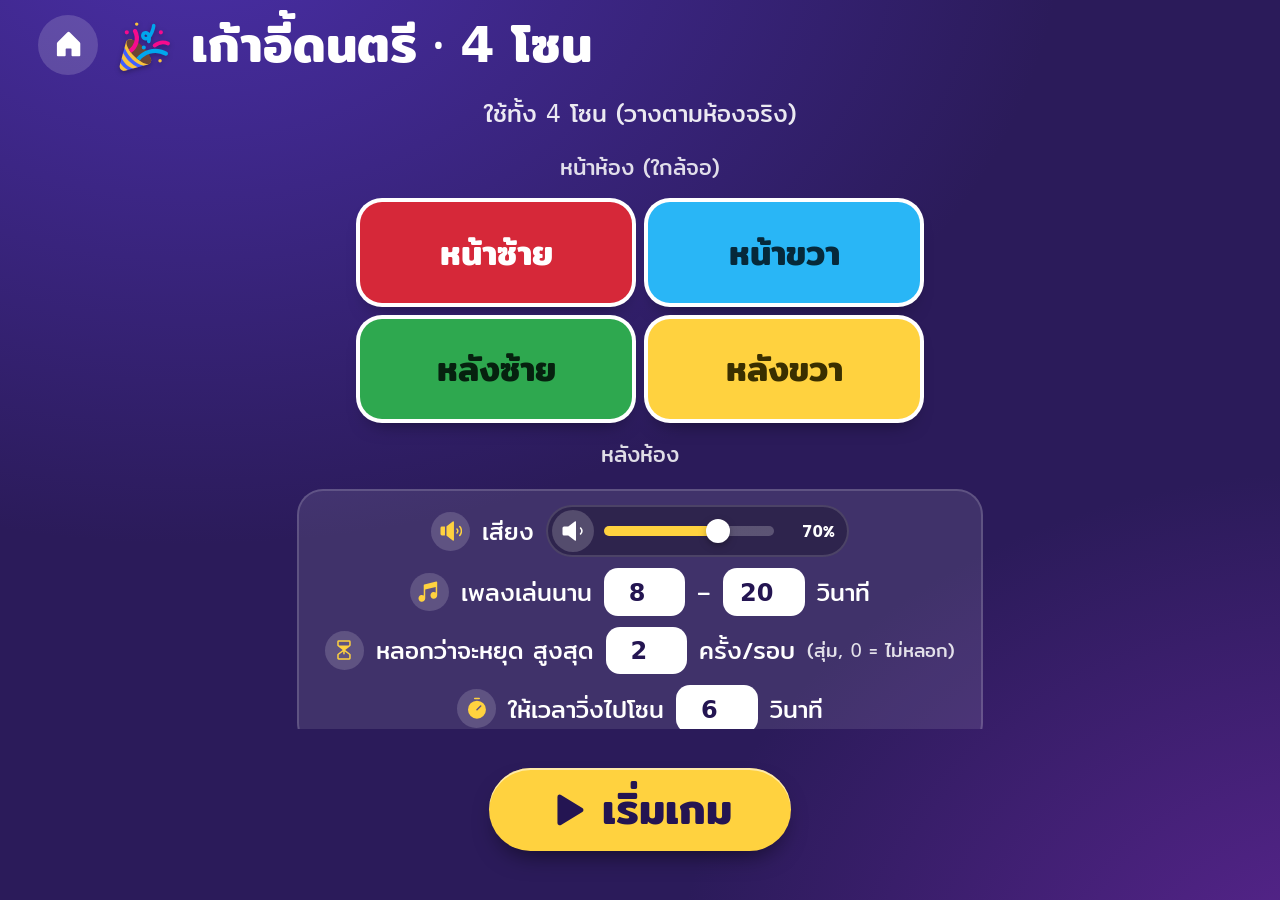
<file: games/color-musical/index.html>
<!doctype html>
<html lang="th">
<head>
<meta charset="utf-8">
<meta name="viewport" content="width=device-width, initial-scale=1">
<title>เก้าอี้ดนตรี 4 โซน</title>
<link rel="stylesheet" href="../../shared/kids.css">
<style>
/* ---------- ตั้งค่า: เลือกโซน (วางเหมือนห้องจริง แถวบน = หน้าห้อง) ---------- */
.zsel{display:grid;grid-template-columns:1fr 1fr;gap:clamp(8px,1.4vw,16px);width:min(100%,560px)}
.zc{font-weight:600;font-size:clamp(18px,2.8dvh + .8vw,34px);padding:.7em .4em;border-radius:22px;background:var(--c);color:var(--f);
  display:flex;align-items:center;justify-content:center;box-shadow:0 0 0 4px #fff,0 12px 20px -10px rgba(0,0,0,.6)}
.zlab{font-size:clamp(13px,2dvh + .3vw,22px);opacity:.85}

/* ---------- ระหว่างเล่นเพลง: 4 โซนบนจอวิ่งสุ่มไปเรื่อยๆ ---------- */
.msgrow{display:flex;align-items:center;justify-content:center;gap:clamp(10px,2vw,26px);flex-wrap:wrap}
#note{width:clamp(44px,8dvh,90px);height:auto;animation:dance .55s ease-in-out infinite alternate;filter:drop-shadow(0 8px 10px rgba(0,0,0,.35))}
@keyframes dance{from{transform:rotate(-12deg) translateY(0)}to{transform:rotate(12deg) translateY(-7%)}}
.eq{display:flex;gap:clamp(5px,1vw,12px);align-items:flex-end;height:clamp(24px,4.6dvh,50px)}
.eq i{width:clamp(8px,1.3vw,15px);height:100%;border-radius:99px;background:var(--b);transform-origin:bottom;animation:eq var(--t) ease-in-out infinite alternate}
@keyframes eq{from{transform:scaleY(.2)}to{transform:scaleY(1)}}
#msg{font-weight:600;font-size:clamp(22px,4.4dvh + 1vw,56px);line-height:1.1;transition:color .2s}
#s-play.warn #note{animation:shake .12s linear infinite}
#s-play.warn .eq i{animation-duration:.18s}
#s-play.warn #msg{color:var(--y)}
@keyframes shake{25%{transform:rotate(-10deg) translateX(-4%)}75%{transform:rotate(10deg) translateX(4%)}}
.zt.run{filter:brightness(.5) saturate(.7);transform:scale(.96)}
.zt.run .nm{font-size:clamp(22px,5.6dvh + 2vw,92px)}
.zt.lit{filter:none;transform:none;box-shadow:0 0 0 clamp(4px,.7vw,8px) #fff,0 24px 40px -18px rgba(0,0,0,.7)}
.zt.lit .nm{font-size:clamp(26px,7dvh + 2.4vw,110px)}

/* ---------- หยุด! โชว์โซนที่เปิด ---------- */
.zwrap{align-self:stretch;flex:1;min-height:0;display:flex;flex-direction:column;gap:clamp(6px,1.2dvh,12px)}
.zones{flex:1;min-height:0;display:grid;grid-template:1fr 1fr/1fr 1fr;gap:clamp(8px,1.6vw,20px)}
.zt{position:relative;border-radius:clamp(20px,3vw,40px);background:var(--c);color:var(--f);display:flex;flex-direction:column;align-items:center;justify-content:center;gap:.15em;min-height:0;overflow:hidden;
  font-weight:600;transition:filter .18s,transform .22s var(--pop),box-shadow .18s,opacity .3s}
.zt .nm{font-size:clamp(26px,7dvh + 2.4vw,120px);line-height:1.05}
.zt .cap{display:flex;align-items:center;gap:.35em;font-size:clamp(14px,2.6dvh + .6vw,34px);opacity:.95}
.zt .cap .ic{width:1.15em;height:1.15em}
.zt.on{box-shadow:0 0 0 clamp(5px,.8vw,10px) #fff,0 30px 50px -20px rgba(0,0,0,.7);animation:zon .7s var(--pop)}
.zt.on .nm{font-size:clamp(30px,9dvh + 3vw,150px)}
.zt.on::after{content:"";position:absolute;inset:0;border-radius:inherit;box-shadow:inset 0 0 0 clamp(4px,.6vw,8px) rgba(255,255,255,.55);animation:zglow 1.2s ease-in-out infinite alternate}
.zt.off{filter:grayscale(.85) brightness(.42);transform:scale(.97)}
.zt.off .nm{font-size:clamp(20px,4.6dvh + 1.6vw,72px);opacity:.75}
.zt.na{filter:grayscale(1) brightness(.3);opacity:.35;transform:scale(.94)}
@keyframes zon{from{transform:scale(.7);filter:brightness(2)}}
@keyframes zglow{to{opacity:.35}}
</style>
</head>
<body>

<section id="s-set" class="scr on">
  <header><a class="hbtn" href="../../" data-ico="home" aria-label="หน้าแรก"></a><h1 class="ttl" data-fx="party-popper">เก้าอี้ดนตรี · 4 โซน</h1></header>
  <main>
    <div class="lbl">ใช้ทั้ง 4 โซน (วางตามห้องจริง)</div>
    <div class="zlab">หน้าห้อง (ใกล้จอ)</div>
    <div class="zsel" id="zsel"></div>
    <div class="zlab">หลังห้อง</div>
    <div class="panel col">
      <div class="row"><i class="rico" data-ico="vol"></i>เสียง <span id="vw1"></span></div>
      <div class="row"><i class="rico" data-ico="music"></i>เพลงเล่นนาน <input class="fld" id="mn" type="number" min="3" value="8"> – <input class="fld" id="mx" type="number" min="3" value="20"> วินาที</div>
      <div class="row"><i class="rico" data-ico="hourglass"></i>หลอกว่าจะหยุด สูงสุด <input class="fld" id="fakes" type="number" min="0" value="2"> ครั้ง/รอบ <small>(สุ่ม, 0 = ไม่หลอก)</small></div>
      <div class="row"><i class="rico" data-ico="timer"></i>ให้เวลาวิ่งไปโซน <input class="fld" id="hold" type="number" min="2" value="6"> วินาที</div>
    </div>
    <div class="err" id="err" role="status"></div>
    <div class="rurl"><div id="qr" hidden></div><div id="rtxt"></div></div>
  </main>
  <footer><button id="start" class="btn go" data-ico="play"> เริ่มเกม</button></footer>
</section>

<section id="s-play" class="scr">
  <header><button class="hbtn" id="end" data-ico="stop" aria-label="จบเกม"></button><div class="hdr-sp"></div><div class="ttl sm" id="rnd"></div></header>
  <main>
    <div class="zwrap">
      <div class="msgrow">
        <svg id="note" viewBox="0 0 100 100" aria-hidden="true"><g fill="#fff" stroke="#241552" stroke-width="3.5" stroke-linejoin="round"><ellipse cx="34" cy="76" rx="17" ry="12.5" transform="rotate(-18 34 76)"/><rect x="46" y="14" width="8" height="62" rx="4"/><path d="M54 14c14 4 25 11 23 30-7-8-14-11-23-12Z"/></g></svg>
        <div id="msg">เดินไปเรื่อยๆ!</div>
        <div class="eq" aria-hidden="true"></div>
      </div>
      <div class="zlab" style="text-align:center">หน้าห้อง (ใกล้จอ)</div>
      <div class="zones" id="zrun"></div>
      <div class="zlab" style="text-align:center">หลังห้อง</div>
    </div>
  </main>
  <footer><button class="btn ghost" id="skip" data-ico="next"> ข้าม</button></footer>
</section>

<section id="s-stop" class="scr">
  <header><button class="hbtn" id="end2" data-ico="stop" aria-label="จบเกม"></button><div class="hdr-sp"></div><div class="ttl sm" id="rnd2"></div></header>
  <main>
    <div class="zwrap">
      <div class="zlab" style="text-align:center">หน้าห้อง (ใกล้จอ)</div>
      <div class="zones" id="zones"></div>
      <div class="zlab" style="text-align:center">หลังห้อง</div>
    </div>
  </main>
  <footer><div id="ring" class="ring"><span id="cnt"></span></div><button class="btn ghost" id="skip2" data-ico="next"> ข้าม</button></footer>
</section>

<script src="../../shared/icons.js"></script>
<script src="../../shared/kids.js"></script>
<script src="../../shared/vol.js"></script>
<script src="../../shared/bgm.js"></script>
<script src="../../shared/qrcode.js"></script>
<script src="../../shared/lobby.js"></script>
<script src="../../shared/config.js"></script>
<script src="../../shared/net.js"></script>
<script src="../../shared/remote-client.js"></script>
<div id="yt" style="position:fixed;left:-9999px;top:0;width:200px;height:200px"><div id="ytp"></div></div>
<script>
const VID='tFQPQqltAmY';
/* 4 โซน วางบนจอเหมือนห้องที่เด็กหันหน้าเข้าจอ: แถวบน = หน้าห้อง (ใกล้จอ), ซ้าย/ขวา = ซ้าย/ขวาของเด็ก */
const ZONES=[
 {n:'หน้าซ้าย',c:'#d62839',f:'#fff'},{n:'หน้าขวา',c:'#29b6f6',f:'#06293a'},
 {n:'หลังซ้าย',c:'#2ea84f',f:'#06210f'},{n:'หลังขวา',c:'#ffd23f',f:'#3a2f00'}
];
const $=id=>document.getElementById(id);
const sel=new Set([0,1,2,3]);   // ใช้ครบทั้ง 4 โซนเสมอ
/* จำค่าตั้งค่าไว้ในเครื่อง (สลับเกมแล้วกลับมาค่าเดิมยังอยู่) */
const KEY='miraibu.zones-musical',NK=['mn','mx','fakes','hold'];
function saveCfg(){try{localStorage.setItem(KEY,JSON.stringify(Object.fromEntries(NK.map(k=>[k,$(k).value]))))}catch(_){}}
(function(){try{const c=JSON.parse(localStorage.getItem(KEY)||'null');if(!c)return;NK.forEach(k=>{if(c[k]!=null)$(k).value=c[k]})}catch(_){}})();
ZONES.forEach(z=>{
  const b=document.createElement('div');b.className='zc';b.style.setProperty('--c',z.c);b.style.setProperty('--f',z.f);b.textContent=z.n;$('zsel').append(b);
  const t=document.createElement('div');t.className='zt run';t.style.setProperty('--c',z.c);t.style.setProperty('--f',z.f);
  const nm=document.createElement('div');nm.className='nm';nm.textContent=z.n;t.append(nm);$('zrun').append(t);
});
NK.forEach(k=>$(k).addEventListener('input',()=>{saveCfg();Remote.push()}));
Vol.widget($('vw1'));
const EQC=['#ff4d6d','#ffd23f','#29b6f6','#34c77b','#a66bff','#ff9f1c','#ff6fae'];
document.querySelector('.eq').append(...EQC.map((c,i)=>{const e=document.createElement('i');e.style.cssText=`--b:${c};--t:${(.28+((i*37)%10)/22).toFixed(2)}s`;return e}));

/* ---- sound ---- */
let ac;function audio(){if(!ac)ac=new (window.AudioContext||window.webkitAudioContext)();if(ac.state==='suspended')ac.resume();return ac}
function tone(f,t0,d,type='square',v=.15){const k=window.Vol?Vol.get():1;if(!ac||!k)return;v*=k;const o=ac.createOscillator(),g=ac.createGain();o.type=type;o.frequency.value=f;o.connect(g);g.connect(ac.destination);
  const t=ac.currentTime+t0;g.gain.setValueAtTime(v,t);g.gain.exponentialRampToValueAtTime(.001,t+d);o.start(t);o.stop(t+d+.02)}
const buzz=()=>{tone(880,0,.15);tone(660,.16,.35)};
const chime=()=>{tone(523,0,.15,'triangle');tone(784,.12,.25,'triangle')};
const tick1=()=>tone(1200,0,.04,'square',.08);

/* ---- youtube ---- */
let yt,ytReady=false;
YTReady(()=>{yt=new YT.Player('ytp',{width:200,height:200,videoId:VID,playerVars:{playsinline:1,controls:0,rel:0},
  events:{onReady:()=>{ytReady=true},
   onStateChange:e=>{if(e.data===YT.PlayerState.ENDED&&state==='play'){yt.seekTo(0);yt.playVideo()}},
   onError:e=>{$('err').textContent='เล่นเพลงไม่ได้ (error '+e.data+') — ถ้าเปิดไฟล์ตรงๆ ให้รันผ่าน http เช่น python3 -m http.server';end()}}})});

/* ---- game ---- */
let state='set',timer=0,tick=0,deck=[],last=-1,round=0,fk=[],fiv=0,curZ=null,holdLeft=0,runT=0,hl=0;
function show(id){document.querySelectorAll('.scr').forEach(s=>s.classList.toggle('on',s.id===id))}
function startGame(){
  if(!ytReady){$('err').textContent='กำลังโหลดเพลง... ลองกดอีกครั้ง';return}
  $('err').textContent='';audio();round=0;deck=[];last=-1;music();
}
const DANCERS=['woman-dancing','man-dancing'];
function setMsg(ic,t){$('msg').innerHTML=Kids.fx(ic)+' ';$('msg').append(document.createTextNode(t))}
/* โซนบนจอวิ่งสุ่มไปเรื่อยๆ ระหว่างเพลงเล่น: ไฟกระโดดไปโซนอื่นแบบสุ่ม ตอนหยุดจริง = โซนที่ไฟอยู่ตอนนั้น (สุ่มจริง เดาไม่ได้)
   ช่วง "หลอก" ไฟวิ่งเร็วขึ้นพร้อมเสียงติ๊ก; ความถี่ต่ำกว่า 3-4 ครั้ง/วินาที เพื่อไม่ให้กะพริบแรงเกินไป */
const calm=matchMedia('(prefers-reduced-motion:reduce)').matches;
function lit(i){hl=i;[...$('zrun').children].forEach((t,k)=>{t.classList.toggle('lit',k===i);t.classList.toggle('run',k!==i)})}
function runStep(){
  let n;do{n=Math.floor(Math.random()*ZONES.length)}while(n===hl);
  const warn=$('s-play').classList.contains('warn');
  lit(n);if(warn)tick1();
  runT=setTimeout(runStep,calm?900:warn?230+Math.random()*80:380+Math.random()*260);
}
function runStart(){clearTimeout(runT);lit(Math.floor(Math.random()*ZONES.length));runT=setTimeout(runStep,500)}
function clr(){clearTimeout(timer);fk.forEach(clearTimeout);fk=[];clearInterval(fiv);clearInterval(tick);clearTimeout(runT);
  $('s-play').classList.remove('warn');setMsg(DANCERS[round%2],'เดินไปเรื่อยๆ!')}
/* หลอก: เสียงค่อยๆ เบาลงจนเงียบ + ไฟวิ่งวนระหว่างโซน แล้วเด้งกลับมาเล่นต่อ (เพลงไม่ได้หยุดจริง) */
const DIP=1200;
function fake(){
  const t0=Date.now(),hold=500+Math.random()*700;
  $('s-play').classList.add('warn');setMsg('hourglass-not-done','ใกล้หยุดแล้ว...!');Remote.push();
  fiv=setInterval(()=>{const p=Math.min((Date.now()-t0)/DIP,1);yt.setVolume(Math.round(Vol.pct()*(1-p)*(1-p)));if(p>=1)clearInterval(fiv)},60);
  fk.push(setTimeout(()=>{
    clearInterval(fiv);yt.setVolume(Vol.pct());$('s-play').classList.remove('warn');setMsg('face-with-tongue','หลอกกก!');chime();Remote.push();
    $('msg').classList.remove('wiggle');void $('msg').offsetWidth;$('msg').classList.add('wiggle');
    fk.push(setTimeout(()=>{if(state==='play'){setMsg(DANCERS[round%2],'เดินไปเรื่อยๆ!');$('msg').classList.remove('wiggle')}},1500));
  },DIP+hold));
}
function music(){
  clr();state='play';round++;
  $('rnd').textContent='รอบที่ '+round;show('s-play');runStart();
  yt.setVolume(Vol.pct());yt.playVideo();BGM.sync();
  let a=Math.max(3,+$('mn').value||8),b=Math.max(a,+$('mx').value||20);
  const total=(a+Math.random()*(b-a))*1000;
  timer=setTimeout(stop,total);
  const n=Math.floor(Math.random()*(Math.max(0,+$('fakes').value||0)+1)),ts=[];
  for(let i=0;i<n;i++){
    const lo=2000,hi=total-3400;if(hi<lo)break;
    const t=lo+Math.random()*(hi-lo);if(ts.every(x=>Math.abs(x-t)>5000))ts.push(t);
  }
  ts.forEach(t=>fk.push(setTimeout(fake,t)));
  Remote.push();
}
/* วาด 4 ช่อง: โซนที่เปิด = สว่าง "ไปที่นี่!" / โซนอื่น = มืด "ปิด" / โซนที่ไม่ได้ใช้ = จาง */
function drawZones(open){
  const box=$('zones');box.replaceChildren();
  ZONES.forEach((z,i)=>{
    const t=document.createElement('div');t.className='zt '+(!sel.has(i)?'na':i===open?'on':'off');t.style.setProperty('--c',z.c);t.style.setProperty('--f',z.f);
    const nm=document.createElement('div');nm.className='nm';nm.textContent=z.n;t.append(nm);
    if(sel.has(i)){const cap=document.createElement('div');cap.className='cap';
      cap.innerHTML=(i===open?Kids.ICON.check:Kids.ICON.no)+' ';cap.append(document.createTextNode(i===open?'ไปที่นี่!':'ปิด'));t.append(cap)}
    box.append(t);
  });
}
function stop(){
  clr();state='stop';
  yt.pauseVideo();buzz();
  let zi=hl;if(zi===last)zi=(zi+1)%ZONES.length;last=zi;   // โซนที่ไฟอยู่ตอนเพลงหยุด (ไม่ซ้ำรอบก่อน)
  const hold=Math.max(2,+$('hold').value||6),ring=$('ring');curZ=ZONES[zi];holdLeft=hold;
  drawZones(zi);
  $('rnd2').textContent='รอบที่ '+round;
  show('s-stop');navigator.vibrate&&navigator.vibrate([100,50,200]);
  const t0=Date.now();
  ring.classList.remove('zero','hurry');
  const upd=()=>{const el=(Date.now()-t0)/1000,left=Math.ceil(hold-el);ring.style.setProperty('--p',Math.max(0,100-el/hold*100));$('cnt').textContent=Math.max(left,0);holdLeft=Math.max(left,0);
    ring.classList.toggle('hurry',left<=3&&left>0);
    if(el>=hold){clearInterval(tick);chime();music()}};
  upd();tick=setInterval(upd,100);Remote.push();
}
function end(){clr();state='set';if(yt&&yt.pauseVideo)yt.pauseVideo();show('s-set');Remote.push();BGM.sync()}
function skip(){state==='play'?stop():state==='stop'?(clearInterval(tick),music()):0}
$('start').onclick=startGame;
$('skip').onclick=$('skip2').onclick=skip;
$('end').onclick=$('end2').onclick=end;
addEventListener('keydown',e=>{if(e.key===' '&&state!=='set'){e.preventDefault();skip()}if(e.key==='Escape')end()});

/* เกมนี้มีเพลงของตัวเอง → เพลงพื้นหลังดังเฉพาะตอนตั้งค่า (ระหว่างเล่นต้องเงียบ เพราะ "เพลงหยุด" คือสัญญาณของเกม) */
BGM.init({allow:()=>state==='set'});
Vol.on(()=>{if(state==='play'&&yt&&!$('s-play').classList.contains('warn'))yt.setVolume(Vol.pct())});
const RT='เก้าอี้ดนตรี';
const NUMS={mn:{t:'เพลงเล่นนานอย่างน้อย',min:3,u:'วิ'},mx:{t:'เพลงเล่นนานอย่างมาก',min:3,u:'วิ'},fakes:{t:'หลอกว่าจะหยุด สูงสุด',min:0,max:5,u:'ครั้ง/รอบ'},hold:{t:'เวลาวิ่งไปโซน',min:2,u:'วิ'}};
function settingsUi(){return[{type:'h',t:'จังหวะเพลง (ใช้ทั้ง 4 โซน)',ico:'music'},
  ...NK.map(k=>({k,type:'number',t:NUMS[k].t,v:+$(k).value||0,min:NUMS[k].min,max:NUMS[k].max,u:NUMS[k].u}))]}
function applySet(a){
  if(a&&NUMS[a.k]){$(a.k).value=a.v;saveCfg();Remote.push()}
}
Remote.init({id:'color-musical',needsSound:true,qrEl:$('qr'),txtEl:$('rtxt'),lobby:()=>state==='set'?'เก้าอี้ดนตรี 4 โซน':false,
  getUi:()=>{
    const END={t:'จบเกม',cmd:'end',ico:'stop',k:'ghost',confirm:'จบเกมตอนนี้?'};
    if(state==='set')return{title:RT,settings:settingsUi(),foot:[{t:'เริ่มเกม',cmd:'start',ico:'play',k:'go'}]};
    if(state==='play')return{title:RT,info:'รอบที่ '+round,msg:$('msg').textContent,buttons:[{t:'หยุดเพลงเลย',cmd:'skip',ico:'next'}],foot:[END]};
    return{title:RT,info:'รอบที่ '+round,timer:holdLeft,cards:[{l:'โซนที่เปิดบนจอ',t:curZ?curZ.n:'',c:curZ&&curZ.c,f:curZ&&curZ.f}],buttons:[{t:'เล่นเพลงต่อเลย',cmd:'skip',ico:'next'}],foot:[END]};
  },
  onCmd:c=>{
    if(c.cmd==='start'&&state==='set')startGame();
    else if(c.cmd==='set'&&state==='set')applySet(c.arg);
    else if(c.cmd==='skip')skip();
    else if(c.cmd==='end'&&state!=='set')end();
  }});
</script>
</body>
</html>
</file>
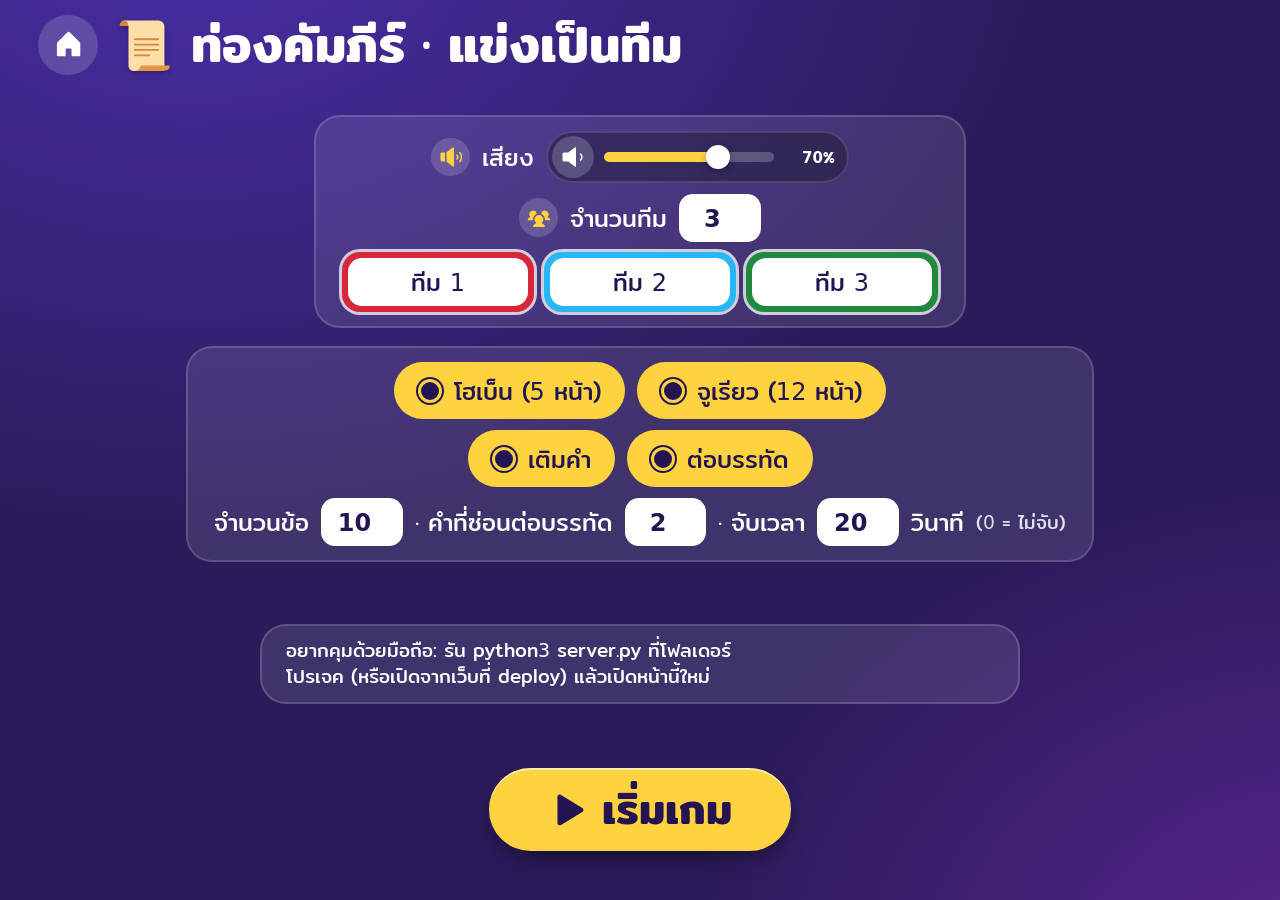
<file: games/gongyo-teams/index.html>
<!doctype html>
<html lang="th">
<head>
<meta charset="utf-8">
<meta name="viewport" content="width=device-width, initial-scale=1">
<title>ท่องคัมภีร์ · ทีม</title>
<link rel="stylesheet" href="../../shared/kids.css">
<style>
/* ---------- ตั้งค่า ---------- */
#teams{display:flex;flex-wrap:wrap;gap:10px;justify-content:center}
.tm{padding:6px;border-radius:18px;box-shadow:0 0 0 3px rgba(255,255,255,.75);animation:pop-in .5s var(--pop) backwards}
.tm .fld{width:7.5em}

/* ---------- เล่น ---------- */
#info{min-width:0}
.stage{width:100%;display:flex;flex-direction:column;align-items:center;gap:clamp(8px,2dvh,22px)}
.stage>*{animation:rise .55s var(--ease) backwards;animation-delay:calc(var(--k,0)*90ms)}
@keyframes rise{from{opacity:0;transform:translateY(24px) scale(.97)}}
.ctx{font-size:clamp(18px,3.4dvh + .6vw,40px);opacity:.62}
.line{font-weight:600;font-size:clamp(32px,6.6dvh + 2vw,104px);line-height:1.35;display:flex;flex-wrap:wrap;gap:.1em .42em;justify-content:center}
.blank{min-width:2.1em;color:transparent;background:rgba(255,210,63,.2);box-shadow:inset 0 -.08em 0 var(--y);border-radius:.22em}
.blank.fill{color:var(--ink);background:var(--y);box-shadow:none;padding:0 .2em;animation:flip .6s var(--pop) backwards}
@keyframes flip{from{transform:rotateX(90deg) scale(.7);opacity:0}}
.q{font-size:clamp(16px,2.8dvh + .5vw,34px);color:var(--y);background:rgba(0,0,0,.22);padding:.2em 1em;border-radius:999px}
.ans{font-weight:600;font-size:clamp(32px,6.6dvh + 2vw,104px);line-height:1.35;color:var(--mint)}
#board{width:100%;max-width:1100px;height:100%;display:flex;gap:clamp(8px,1.4vw,18px);justify-content:center;align-items:center;padding:6px 6px 0}
.sc{flex:1;max-width:250px;height:min(100%,150px);border-radius:clamp(16px,2.4vw,26px);display:flex;flex-direction:column;align-items:center;justify-content:center;gap:0;min-width:0;
  box-shadow:0 0 0 clamp(3px,.45vw,5px) rgba(255,255,255,.85),0 16px 26px -14px rgba(0,0,0,.7);transition:transform .3s var(--pop)}
.sc .n{font-weight:600;font-size:clamp(13px,2.2dvh + .4vw,26px);line-height:1.1;max-width:92%;overflow:hidden;text-overflow:ellipsis;white-space:nowrap}
.sc .v{font-weight:600;font-size:clamp(28px,8dvh,84px);line-height:1}
.sc.hot{animation:scorepop .7s var(--pop)}
@keyframes scorepop{30%{transform:scale(1.22) rotate(-3deg)}60%{transform:scale(.96) rotate(2deg)}}

/* ---------- สรุป ---------- */
#rank{display:flex;flex-direction:column;gap:clamp(8px,1.6dvh,16px);align-items:stretch;width:min(100%,640px)}
.rk{display:flex;align-items:center;gap:clamp(10px,2vw,20px);font-weight:600;font-size:clamp(22px,4.4dvh + 1vw,56px);padding:.18em .5em .18em .25em;border-radius:999px;
  box-shadow:0 0 0 clamp(3px,.45vw,5px) rgba(255,255,255,.85),0 16px 26px -14px rgba(0,0,0,.7);animation:rk-in .7s var(--pop) backwards;animation-delay:calc((var(--n) - var(--k))*160ms)}
.rk:first-child{transform:scale(1.07)}
.rk b{flex:1;text-align:left;font-weight:600;overflow:hidden;text-overflow:ellipsis;white-space:nowrap}
.rk .medal.ico{background:none;font-size:1.25em}
.rk .medal{flex:none;width:1.5em;aspect-ratio:1;border-radius:50%;display:grid;place-items:center;background:var(--m,rgba(0,0,0,.25));color:var(--ink);font-size:.8em}
@keyframes rk-in{from{opacity:0;transform:translateX(-60px) scale(.8)}}
.hint{font-size:clamp(14px,2.2dvh + .4vw,22px);opacity:.85}
</style>
</head>
<body>

<section id="set" class="scr on">
  <header><a class="hbtn" href="../../" data-ico="home" aria-label="หน้าแรก"></a><h1 class="ttl" data-fx="scroll">ท่องคัมภีร์ · แข่งเป็นทีม</h1></header>
  <main>
    <div class="panel col">
      <div class="row"><i class="rico" data-ico="vol"></i>เสียง <span id="vw1"></span></div>
      <div class="row"><i class="rico" data-ico="users"></i>จำนวนทีม <input class="fld" id="nt" type="number" min="2" max="6" value="3"></div>
      <div id="teams"></div>
    </div>
    <div class="panel col">
      <div class="row" id="secs"></div>
      <div class="row">
        <label class="tag"><input type="checkbox" id="t-fill" checked>เติมคำ</label>
        <label class="tag"><input type="checkbox" id="t-next" checked>ต่อบรรทัด</label>
      </div>
      <div class="row">จำนวนข้อ <input class="fld" id="nq" type="number" min="1" value="10"> · คำที่ซ่อนต่อบรรทัด <input class="fld" id="nb" type="number" min="1" max="4" value="2"> · จับเวลา <input class="fld" id="tt" type="number" min="0" value="20"> วินาที <small>(0 = ไม่จับ)</small></div>
    </div>
    <div class="err" id="err" role="status"></div>
    <div id="rurl" class="rurl"><div id="qr" hidden></div><div id="rtxt"></div></div>
  </main>
  <footer><button id="start" class="btn go" data-ico="play"> เริ่มเกม</button></footer>
</section>

<section id="play" class="scr">
  <header><a class="hbtn" href="../../" data-ico="home" aria-label="หน้าแรก"></a><div id="info" class="ttl sm"></div><div class="hdr-sp"></div><div id="ring" class="ring"><span id="cnt"></span></div></header>
  <main><div id="stage" class="stage"></div></main>
  <footer><div id="board"></div></footer>
</section>

<section id="end" class="scr">
  <header><a class="hbtn" href="../../" data-ico="home" aria-label="หน้าแรก"></a><h1 class="ttl" data-fx="trophy">สรุปคะแนน</h1></header>
  <main><div id="rank"></div></main>
  <footer><div class="hint">เล่นอีกครั้ง: กดที่รีโมทมือถือ หรือกด Space</div></footer>
</section>

<script src="../../shared/icons.js"></script>
<script src="../../shared/kids.js"></script>
<script src="data.js"></script>
<script src="../../shared/vol.js"></script>
<script src="../../shared/bgm.js"></script>
<script src="../../shared/qrcode.js"></script>
<script src="../../shared/lobby.js"></script>
<script src="../../shared/config.js"></script>
<script src="../../shared/net.js"></script>
<script src="../../shared/remote-client.js"></script>
<script>
const $=id=>document.getElementById(id);
const el=(t,c,x)=>{const e=document.createElement(t);if(c)e.className=c;if(x!=null)e.textContent=x;return e};
const TC=[{c:'#d62839',f:'#fff'},{c:'#29b6f6',f:'#06293a'},{c:'#1f8a3e',f:'#fff'},{c:'#ffd23f',f:'#3a2f00'},{c:'#8e44ad',f:'#fff'},{c:'#ff8a00',f:'#2b1300'}];

/* ---- sound ---- */
let ac;const audio=()=>{if(!ac)ac=new (window.AudioContext||window.webkitAudioContext)();if(ac.state==='suspended')ac.resume()};
function tone(f,t0,d,type='triangle',v=.15){const k=window.Vol?Vol.get():1;if(!ac||!k)return;v*=k;const o=ac.createOscillator(),g=ac.createGain();o.type=type;o.frequency.value=f;o.connect(g);g.connect(ac.destination);
  const t=ac.currentTime+t0;g.gain.setValueAtTime(v,t);g.gain.exponentialRampToValueAtTime(.001,t+d);o.start(t);o.stop(t+d+.02)}
const ding=()=>{tone(784,0,.15);tone(1047,.12,.3)},buzz=()=>{tone(220,0,.5,'sawtooth',.12)},reveal=()=>tone(660,0,.12);

/* ---- setup ---- */
const names=[];
function drawTeams(){
  const n=Math.min(6,Math.max(2,+$('nt').value||3)),box=$('teams');box.replaceChildren();
  for(let i=0;i<n;i++){
    if(!names[i])names[i]='ทีม '+(i+1);
    const d=el('div','tm');d.style.background=TC[i].c;d.style.animationDelay=i*60+'ms';
    const inp=el('input','fld txt');inp.type='text';inp.value=names[i];inp.setAttribute('aria-label','ชื่อทีม '+(i+1));inp.oninput=()=>names[i]=inp.value;d.append(inp);box.append(d);
  }
}
$('nt').oninput=drawTeams;drawTeams();
Vol.widget($('vw1'));
KAMPIR.forEach((s,i)=>{const l=el('label','tag');const c=el('input');c.type='checkbox';c.checked=true;c.dataset.i=i;l.append(c,document.createTextNode(s.name+' ('+s.slides.length+' หน้า)'));$('secs').append(l)});

/* จำค่าตั้งค่าไว้ในเครื่อง (สลับเกมแล้วกลับมาค่าเดิมยังอยู่) */
const KEY='miraibu.gongyo-teams',secBoxes=()=>[...$('secs').querySelectorAll('input')];
function saveCfg(){try{localStorage.setItem(KEY,JSON.stringify({nt:$('nt').value,names,secs:secBoxes().map(c=>c.checked),fill:$('t-fill').checked,next:$('t-next').checked,nq:$('nq').value,nb:$('nb').value,tt:$('tt').value}))}catch(_){}}
(function(){try{const c=JSON.parse(localStorage.getItem(KEY)||'null');if(!c)return;
  if(Array.isArray(c.names))c.names.forEach((n,i)=>{if(n)names[i]=n});
  if(c.nt)$('nt').value=c.nt;drawTeams();
  if(Array.isArray(c.secs))secBoxes().forEach((b,i)=>{if(c.secs[i]!=null)b.checked=c.secs[i]});
  if(c.fill!=null)$('t-fill').checked=c.fill;if(c.next!=null)$('t-next').checked=c.next;
  ['nq','nb','tt'].forEach(k=>{if(c[k]!=null)$(k).value=c[k]})}catch(_){}})();
['input','change'].forEach(ev=>$('set').addEventListener(ev,()=>{saveCfg();Remote.push()}));

/* ---- questions ---- */
function buildQuestions(){
  const secOn=[...$('secs').querySelectorAll('input')].filter(c=>c.checked).map(c=>+c.dataset.i);
  const kinds=[];if($('t-fill').checked)kinds.push('fill');if($('t-next').checked)kinds.push('next');
  const cand={fill:[],next:[]};
  secOn.forEach(si=>KAMPIR[si].slides.forEach((ls,pi)=>ls.forEach((l,li)=>{
    const tok=l.split(' ');const lab=KAMPIR[si].name+' หน้า '+(pi+1);
    if(tok.length>=2)cand.fill.push({lab,ls,li});
    if(li+1<ls.length)cand.next.push({lab,ls,li});
  })));
  const n=Math.max(1,+$('nq').value||10),nb=Math.min(4,Math.max(1,+$('nb').value||2)),qs=[],used=new Set();
  for(let t=0;t<n*30&&qs.length<n;t++){
    const k=kinds[Math.floor(Math.random()*kinds.length)],pool=cand[k];if(!pool.length)continue;
    const c=pool[Math.floor(Math.random()*pool.length)],key=k+c.lab+c.li;if(used.has(key))continue;used.add(key);
    if(k==='fill'){
      const tok=c.ls[c.li].split(' '),m=Math.min(nb,Math.max(1,tok.length-1)),idx=[...tok.keys()].sort(()=>Math.random()-.5).slice(0,m);
      qs.push({k,lab:c.lab,ctx:c.li>0?c.ls[c.li-1]:'',tok,bl:new Set(idx)});
    }else qs.push({k,lab:c.lab,line:c.ls[c.li],ans:c.ls[c.li+1]});
  }
  return qs;
}

/* ---- game ---- */
let qs=[],qi=0,sc=[],st='set',tmr=0,tsec=0,tleft=0;
function startGame(){
  const nt=Math.min(6,Math.max(2,+$('nt').value||3));
  if(![...$('secs').querySelectorAll('input')].some(c=>c.checked)){$('err').textContent='เลือกช่วงคัมภีร์อย่างน้อย 1 ช่วง';return}
  if(!$('t-fill').checked&&!$('t-next').checked){$('err').textContent='เลือกรูปแบบคำถามอย่างน้อย 1 แบบ';return}
  qs=buildQuestions();if(!qs.length){$('err').textContent='ไม่มีข้อให้ถาม';return}
  $('err').textContent='';audio();sc=Array(nt).fill(0);qi=0;tsec=Math.max(0,+$('tt').value||0);drawBoard();ask();show('play');
}
const show=id=>document.querySelectorAll('.scr').forEach(s=>s.classList.toggle('on',s.id===id));
function drawBoard(hot=-1){
  const b=$('board');b.replaceChildren();let hotEl=null;
  sc.forEach((v,i)=>{
    const d=el('div','sc'+(i===hot?' hot':''));d.style.background=TC[i].c;d.style.color=TC[i].f;
    d.append(el('div','n',names[i]||'ทีม '+(i+1)),el('div','v',v));
    if(i===hot)hotEl=d;b.append(d);
  });
  if(hotEl){const[x,y]=Kids.center(hotEl);Kids.confetti(x,y,34)}
  pub();
}
const qpill=(ic,t)=>{const d=el('div','q');d.innerHTML=Kids.fx(ic)+' ';d.append(document.createTextNode(t));return d};
function ask(){
  clearInterval(tmr);st='ask';tleft=tsec;const q=qs[qi];
  $('info').textContent='ข้อ '+(qi+1)+' / '+qs.length+' · '+q.lab+' · '+(q.k==='fill'?'เติมคำ':'ต่อบรรทัด');
  const s=$('stage');s.replaceChildren();let k=0;
  const add=e=>{e.style.setProperty('--k',k++);s.append(e)};
  if(q.k==='fill'){
    if(q.ctx)add(el('div','ctx',q.ctx));
    const l=el('div','line');q.tok.forEach((w,i)=>{l.append(el('span',q.bl.has(i)?'blank':'',w))});add(l);
    add(qpill('puzzle-piece','เติมคำที่หายไป'));
  }else{
    add(el('div','line',q.line));add(qpill('thinking-face','บรรทัดต่อไปคืออะไร?'));
  }
  drawBoard();timer();
}
function timer(){
  const ring=$('ring');ring.classList.toggle('off',!tsec);ring.classList.remove('zero','hurry');if(!tsec)return;
  const t0=Date.now();
  const u=()=>{const e=(Date.now()-t0)/1000,left=Math.max(0,Math.ceil(tsec-e));ring.style.setProperty('--p',Math.max(0,100-e/tsec*100));$('cnt').textContent=left;tleft=left;
    ring.classList.toggle('hurry',left<=5&&left>0);
    if(e>=tsec){clearInterval(tmr);ring.classList.add('zero');buzz()}};
  u();tmr=setInterval(u,100);
}
function doReveal(){
  if(st!=='ask')return;clearInterval(tmr);$('ring').classList.add('off');st='reveal';reveal();const q=qs[qi],s=$('stage');
  if(q.k==='fill')s.querySelectorAll('.blank').forEach((b,i)=>{b.style.animationDelay=i*140+'ms';b.classList.add('fill')});
  else{const old=s.querySelector('.q'),nq=qpill('light-bulb','เฉลย');nq.style.animation='none';old.replaceWith(nq);const a=el('div','ans',q.ans);a.style.setProperty('--k',0);s.append(a)}
  drawBoard();
}
function award(i){
  if(st!=='reveal')return;st='done';sc[i]++;ding();drawBoard(i);setTimeout(next,1300);
}
function next(){
  if(st==='ask')return;qi++;if(qi>=qs.length)return finish();ask();
}
function finish(){
  clearInterval(tmr);st='end';const r=$('rank');r.replaceChildren();
  const order=sc.map((v,i)=>({v,i})).sort((a,b)=>b.v-a.v),M=['#ffd23f','#dfe6f0','#e08a4d'];
  r.style.setProperty('--n',order.length);
  order.forEach((o,k)=>{
    const d=el('div','rk');d.style.setProperty('--k',k);d.style.background=TC[o.i].c;d.style.color=TC[o.i].f;
    const m=el('span','medal');if(k<3){m.classList.add('ico');m.innerHTML=Kids.fx(['1st','2nd','3rd'][k]+'-place-medal')}else m.textContent=k+1;
    d.append(m,el('b','',names[o.i]),el('span','',o.v));r.append(d);
  });
  tone(523,0,.15);tone(659,.15,.15);tone(784,.3,.15);tone(1047,.45,.5);show('end');pub();
  setTimeout(()=>Kids.rain(44),500);
}
function toSetup(){clearInterval(tmr);st='set';show('set');pub()}
$('start').onclick=startGame;
addEventListener('keydown',e=>{
  if(e.target.tagName==='INPUT')return;
  if(st==='ask'&&(e.key===' '||e.key==='Enter')){e.preventDefault();doReveal()}
  else if(st==='reveal'&&(e.key===' '||e.key==='Enter')){e.preventDefault();next()}
  else if(st==='reveal'&&/^[1-6]$/.test(e.key)&&+e.key<=sc.length)award(+e.key-1);
  else if(st==='end'&&(e.key===' '||e.key==='Enter')){e.preventDefault();toSetup()}
  else if(e.key==='Escape'&&st!=='set')toSetup();
});

/* ---- รีโมทมือถือ ---- */
const RT='ท่องคัมภีร์';
const teamsUi=()=>(st==='set'?[]:sc).map((v,i)=>({n:names[i]||'ทีม '+(i+1),v,c:TC[i].c,f:TC[i].f}));
function pub(){Remote.push()}
function settingsUi(){
  const nt=Math.min(6,Math.max(2,+$('nt').value||3));
  const f=[{type:'h',t:'ทีม',ico:'users'},{k:'nt',type:'number',t:'จำนวนทีม',v:nt,min:2,max:6}];
  for(let i=0;i<nt;i++)f.push({k:'name'+i,type:'text',t:'ชื่อทีม '+(i+1),v:names[i]||'ทีม '+(i+1),c:TC[i].c});
  f.push({type:'h',t:'ช่วงคัมภีร์',ico:'scroll'});secBoxes().forEach((b,i)=>f.push({k:'sec'+i,type:'toggle',t:KAMPIR[i].name,v:b.checked}));
  f.push({type:'h',t:'รูปแบบคำถาม',ico:'bulb'},{k:'fill',type:'toggle',t:'เติมคำ',v:$('t-fill').checked},{k:'next',type:'toggle',t:'ต่อบรรทัด',v:$('t-next').checked},
    {type:'h',t:'จำนวน',ico:'sliders'},{k:'nq',type:'number',t:'จำนวนข้อ',v:+$('nq').value||10,min:1,max:99},{k:'nb',type:'number',t:'คำที่ซ่อนต่อบรรทัด',v:+$('nb').value||2,min:1,max:4},
    {k:'tt',type:'number',t:'จับเวลา (0 = ไม่จับ)',v:+$('tt').value||0,min:0,max:120,u:'วิ'});
  return f;
}
function applySet(a){
  if(!a)return;const{k,v}=a;
  if(k==='nt'){$('nt').value=v;drawTeams()}
  else if(/^name\d+$/.test(k)){const i=+k.slice(4);names[i]=v;const d=$('teams').children[i],inp=d&&d.querySelector('input');if(inp)inp.value=v}
  else if(/^sec\d+$/.test(k)){const b=secBoxes()[+k.slice(3)];if(b)b.checked=!!v}
  else if(k==='fill')$('t-fill').checked=!!v;
  else if(k==='next')$('t-next').checked=!!v;
  else if(k==='nq'||k==='nb'||k==='tt')$(k).value=v;
  saveCfg();Remote.push();
}
function ui(){
  if(st==='set')return{title:RT,settings:settingsUi(),foot:[{t:'เริ่มเกม',cmd:'start',ico:'play',k:'go'}]};
  if(st==='end')return{title:RT,info:'สรุปคะแนน',teams:{items:teamsUi(),rank:true},buttons:[{t:'เล่นอีกครั้ง',cmd:'again',ico:'again'}]};
  const q=qs[qi],items=teamsUi();
  const o={title:RT,info:$('info').textContent,timer:(st==='ask'&&tsec)?tleft:null,minus:true,teams:{items},
    cards:[{l:'โจทย์บนจอ',t:q.k==='fill'?q.tok.map((w,i)=>q.bl.has(i)?'____':w).join(' '):q.line,k:'q'},
           {l:'เฉลย (เห็นเฉพาะมือถือ)',t:q.k==='fill'?q.tok.join(' '):q.ans,k:'a'}],
    foot:[{t:'จบเกม',cmd:'end',ico:'stop',k:'ghost',confirm:'จบเกมตอนนี้?'}]};
  if(st==='ask')o.buttons=[{t:'เฉลยขึ้นจอ',cmd:'reveal'}];
  else if(st==='reveal'){o.teams={items,pick:true,label:'ทีมไหนตอบถูก?'};o.buttons=[{t:'ไม่มีทีมไหนถูก → ข้อต่อไป',cmd:'skip',ico:'next',k:'ghost'}]}
  else o.msg='ให้คะแนนแล้ว กำลังไปข้อต่อไป…';
  return o;
}
function run(c){
  const i=+c.arg;
  switch(c.cmd){
    case'start':if(st==='set')startGame();break;
    case'set':if(st==='set')applySet(c.arg);break;
    case'reveal':doReveal();break;
    case'award':if(i>=0&&i<sc.length)award(i);break;
    case'skip':if(st==='reveal')next();break;
    case'minus':if(st!=='set'&&st!=='end'&&sc[i]>0){sc[i]--;drawBoard()}break;
    case'end':case'again':if(st!=='set')toSetup();break;
  }
}
BGM.init({allow:()=>true});
Remote.init({id:'gongyo-teams',needsSound:true,qrEl:$('qr'),txtEl:$('rtxt'),lobby:()=>st==='set'?'ท่องคัมภีร์ แข่งทีม':false,getUi:ui,onCmd:run});
addEventListener('pointerdown',audio,{once:true});addEventListener('keydown',audio,{once:true});
</script>
</body>
</html>
</file>
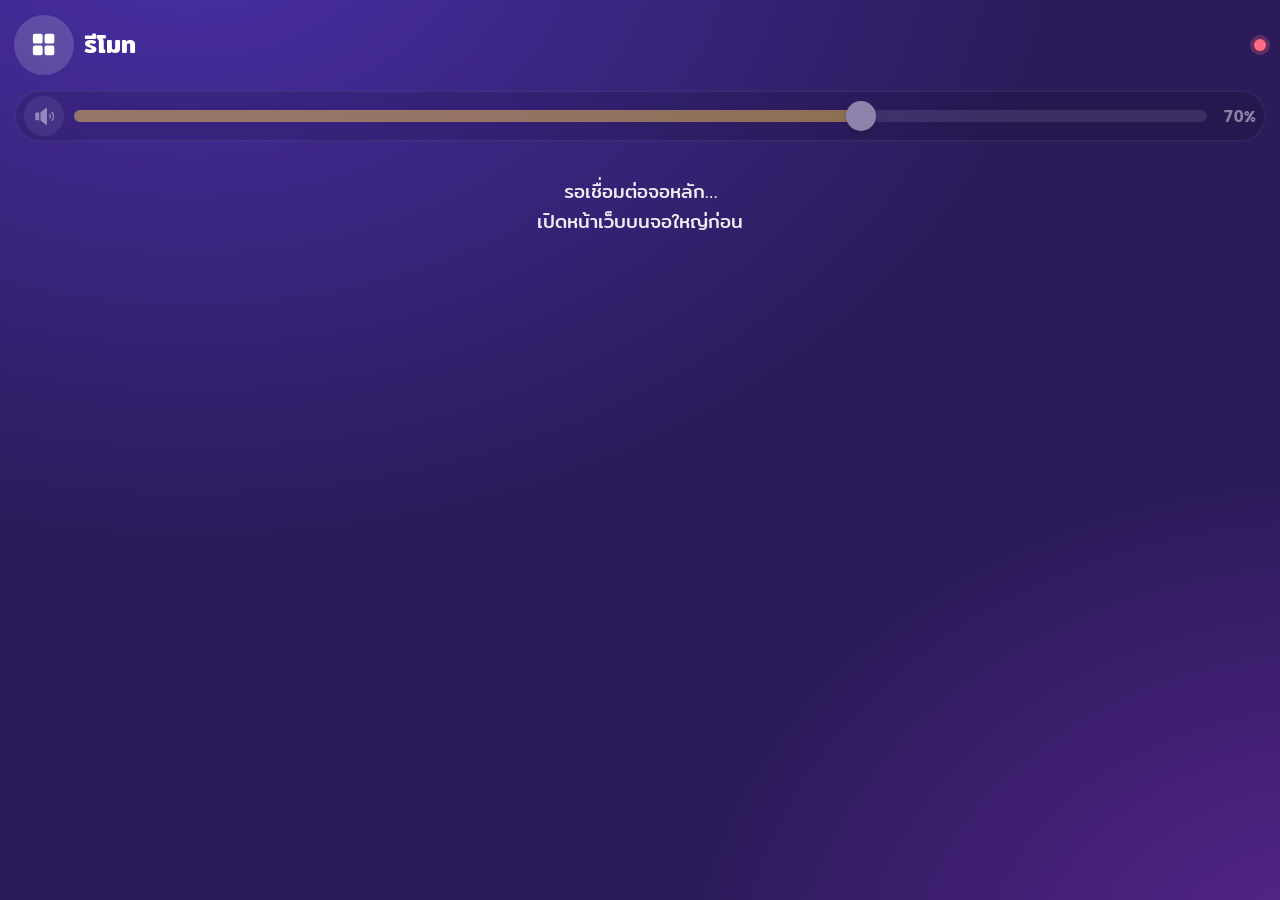
<file: remote.html>
<!doctype html>
<html lang="th">
<head>
<meta charset="utf-8">
<meta name="viewport" content="width=device-width,initial-scale=1,viewport-fit=cover,user-scalable=no">
<title>รีโมท · มิไรบุ</title>
<link rel="stylesheet" href="shared/kids.css">
<style>
body{touch-action:manipulation}
.still *{animation:none!important}
.rem{--pad:14px;grid-template-rows:var(--hh) auto minmax(0,1fr) auto}
.rem>header{gap:10px}
.rem>main{justify-content:flex-start;align-items:stretch;gap:12px;padding:6px 2px 12px}
.rem>footer{flex-direction:column;align-items:stretch;gap:8px;padding-top:6px}
.hd{display:flex;flex-direction:column;min-width:0;line-height:1.15}
.hd b{font-weight:600;font-size:clamp(18px,5vw,24px);white-space:nowrap;overflow:hidden;text-overflow:ellipsis}
.hd span{font-size:13px;opacity:.85;white-space:nowrap;overflow:hidden;text-overflow:ellipsis}
#dot{flex:none;width:12px;height:12px;border-radius:50%;background:var(--mint);box-shadow:0 0 0 4px rgba(125,255,166,.25)}
#dot.off{background:var(--danger);box-shadow:0 0 0 4px rgba(255,107,129,.25)}
#tl{font-weight:600;font-size:clamp(20px,6vw,28px);min-width:2.4em;text-align:right}
.card{background:rgba(0,0,0,.26);border-radius:20px;padding:12px 16px;text-align:left;animation:rise .4s var(--ease) backwards}
.card.c{box-shadow:0 0 0 3px rgba(255,255,255,.85)}
@keyframes rise{from{opacity:0;transform:translateY(14px)}}
.lb{font-size:13px;opacity:.8;margin-bottom:2px}
.qt,.at{font-weight:600;font-size:clamp(22px,6vw,30px);line-height:1.4;word-spacing:.12em}
.at{color:var(--mint)}
.card.c .at{color:inherit}
.rem .btn{width:100%;justify-content:center;font-size:clamp(20px,6vw,28px);padding:.6em 1em}
.rem .btn.ghost{font-size:clamp(16px,4.6vw,20px);padding:.55em 1em}
.grid{display:grid;grid-template-columns:1fr 1fr;gap:12px}
.tb{border:0;color:inherit;padding:18px 8px;border-radius:22px;display:flex;flex-direction:column;align-items:center;gap:0;cursor:pointer;
  box-shadow:0 0 0 4px rgba(255,255,255,.85),0 14px 22px -12px rgba(0,0,0,.7);transition:transform .25s var(--pop);animation:pop-in .45s var(--pop) backwards}
.tb:active{transform:scale(.93)}
.tb b{font-size:clamp(16px,4.6vw,20px);font-weight:600}.tb span{font-size:clamp(30px,9vw,40px);font-weight:600;line-height:1.1}
.h{font-size:17px;text-align:center;opacity:.92}
.msg{text-align:center;font-size:19px;opacity:.92;padding:22px 10px;white-space:pre-line}
.sc{display:flex;flex-wrap:wrap;gap:6px;justify-content:center}
.sc div{display:flex;align-items:center;gap:6px;border-radius:999px;padding:3px 3px 3px 12px;font-size:14px;font-weight:600}
.sc .sv{background:rgba(0,0,0,.22);border-radius:999px;min-width:1.7em;padding:0 .4em;text-align:center}
.sc button{width:30px;height:30px;border-radius:50%;background:rgba(0,0,0,.28);color:inherit;border:0;font-size:19px;line-height:1;padding:0;cursor:pointer}
.sc button:active{transform:scale(.88)}
.rk{display:flex;align-items:center;gap:10px;padding:8px 14px 8px 8px;border-radius:999px;font-size:21px;font-weight:600;box-shadow:0 0 0 3px rgba(255,255,255,.85);animation:pop-in .45s var(--pop) backwards}
.rk b{flex:1;font-weight:600;overflow:hidden;text-overflow:ellipsis;white-space:nowrap}
.rk .medal.ico{background:none;font-size:1.3em}
.rk .medal{width:1.5em;aspect-ratio:1;border-radius:50%;display:grid;place-items:center;background:var(--m,rgba(0,0,0,.25));color:var(--ink);font-size:.85em}
/* แถบเสียงกลาง: อยู่ทุกหน้า */
#vol{display:flex;align-items:center;gap:10px;padding:6px 10px;margin-bottom:6px;border-radius:999px;background:rgba(0,0,0,.26);box-shadow:inset 0 0 0 2px rgba(255,255,255,.12)}
#vol .hbtn{width:40px}
#vol.off{opacity:.45;pointer-events:none}
#vp{min-width:2.6em;text-align:right;font-weight:600;font-size:15px}
#vr{flex:1;min-width:0;height:34px;margin:0;background:transparent;-webkit-appearance:none;appearance:none;touch-action:pan-y;cursor:pointer}
#vr::-webkit-slider-runnable-track{height:12px;border-radius:99px;background:linear-gradient(90deg,var(--y) var(--p,70%),rgba(255,255,255,.22) var(--p,70%))}
#vr::-moz-range-track{height:12px;border-radius:99px;background:rgba(255,255,255,.22)}
#vr::-moz-range-progress{height:12px;border-radius:99px;background:var(--y)}
#vr::-webkit-slider-thumb{-webkit-appearance:none;width:30px;height:30px;margin-top:-9px;border-radius:50%;background:#fff;border:0;box-shadow:0 4px 10px -2px rgba(0,0,0,.5)}
#vr::-moz-range-thumb{width:30px;height:30px;border-radius:50%;background:#fff;border:0;box-shadow:0 4px 10px -2px rgba(0,0,0,.5)}
#vr:focus-visible{outline-offset:6px}
.dlg{position:fixed;inset:0;z-index:90;display:grid;place-items:center;background:rgba(20,10,50,.82);padding:18px;animation:scr-in .2s var(--ease)}
.dlg .box{width:min(100%,360px);background:#3b2a85;border-radius:26px;padding:22px 18px;box-shadow:0 0 0 3px rgba(255,255,255,.22),0 30px 50px -20px rgba(0,0,0,.7);display:flex;flex-direction:column;gap:18px;text-align:center}
.dlg .q{font-size:22px;font-weight:600}
.dlg .row2{display:flex;gap:10px}
.dlg .btn{flex:1;font-size:18px;padding:.65em .4em;justify-content:center}
/* ตั้งค่า */
.fs{display:flex;flex-wrap:wrap;gap:8px 10px;align-items:center;background:rgba(255,255,255,.1);box-shadow:inset 0 0 0 2px rgba(255,255,255,.16);border-radius:22px;padding:14px;text-align:left}
.sh{width:100%;font-size:13px;margin-top:6px;display:flex;align-items:center;gap:8px}.sh:first-child{margin-top:0}
.fr{width:100%;display:flex;align-items:center;gap:8px}
.fl{flex:1;font-size:15px;min-width:0}
.fl i{display:inline-block;width:10px;height:10px;border-radius:50%;margin-right:6px;background:var(--c)}
.fs .fld{font-size:18px;padding:.25em .4em}
.fs .fld.txt{width:100%;max-width:12em}
.step{display:flex;align-items:center;gap:6px}
.step button{width:40px;height:40px;border-radius:50%;border:0;background:rgba(255,255,255,.2);color:#fff;font-size:22px;font-weight:600;line-height:1;padding:0;cursor:pointer}
.step button:active{transform:scale(.88)}
.step .fld{width:3.4em}
.tagb{font:inherit;font-weight:600;border:0;padding:.45em 1em;border-radius:999px;background:rgba(0,0,0,.25);color:#fff;font-size:15px;cursor:pointer;transition:background .2s,color .2s,transform .2s var(--pop)}
.tagb.on{background:var(--y);color:var(--ink)}
.tagb:active{transform:scale(.94)}
.cchips{width:100%;display:flex;flex-wrap:wrap;gap:10px;justify-content:center}
.cc{position:relative;width:44px;height:44px;border-radius:50%;border:0;padding:0;background:var(--c);box-shadow:0 0 0 3px #fff;opacity:.4;transform:scale(.86);transition:transform .25s var(--pop),opacity .2s;cursor:pointer}
.cc.on{opacity:1;transform:none}
.cc::after{content:"";position:absolute;inset:0;margin:auto;width:46%;height:26%;border:solid var(--tk,#fff);border-width:0 0 4px 4px;border-radius:2px;transform:translateY(-12%) rotate(-45deg) scale(0);transition:transform .25s var(--pop)}
.cc.on::after{transform:translateY(-12%) rotate(-45deg) scale(1)}
/* รายการเกม */
.gl{display:grid;grid-template-columns:1fr 1fr;gap:12px}
.gc{border:0;color:#fff;background:var(--cc);border-radius:22px;padding:10px 8px 12px;display:grid;grid-template-rows:76px auto;gap:4px;justify-items:center;cursor:pointer;font-weight:600;font-size:15px;line-height:1.2;
  box-shadow:0 0 0 4px #fff,0 14px 22px -12px rgba(0,0,0,.7);transition:transform .25s var(--pop);animation:pop-in .45s var(--pop) backwards}
.gc:active{transform:scale(.94)}
.gc.cur{box-shadow:0 0 0 4px var(--y),0 14px 22px -12px rgba(0,0,0,.7)}
.gc .a{width:100%;height:76px;min-height:0;overflow:hidden;display:grid;place-items:center}
.gc .a svg,.gc .a img{max-width:100%;height:76px;width:auto;object-fit:contain}
/* เมนูสลับเกม */
.sheet{position:fixed;inset:0;z-index:50;background:rgba(20,10,50,.9);display:none;flex-direction:column;padding:max(14px,env(safe-area-inset-top)) 14px max(14px,env(safe-area-inset-bottom));gap:12px;overflow:auto}
.sheet.on{display:flex;animation:scr-in .3s var(--ease)}
.sheet .top{display:flex;align-items:center;gap:10px;font-weight:600;font-size:22px}
.sheet .top .hdr-sp{flex:1}
.sw{position:fixed;left:50%;bottom:max(18px,env(safe-area-inset-bottom));transform:translateX(-50%);z-index:60;background:var(--y);color:var(--ink);font-weight:600;padding:.6em 1.2em;border-radius:999px;box-shadow:0 12px 24px -10px rgba(0,0,0,.6);animation:pop-in .3s var(--pop);white-space:nowrap}
</style>
</head>
<body>
<section class="scr rem on">
  <header><button class="hbtn" id="menu" data-ico="grid" aria-label="สลับเกม"></button><div class="hd"><b id="ttl">รีโมท</b><span id="info"></span></div><div class="hdr-sp"></div><span id="tl"></span><i id="dot" class="off"></i></header>
  <div id="vol" class="off"><button class="hbtn" id="vm" aria-label="ปิด/เปิดเสียง"></button><input id="vr" type="range" min="0" max="100" step="1" value="70" aria-label="ระดับเสียง"><span id="vp">70%</span></div>
  <main id="main"></main>
  <footer id="foot"></footer>
</section>
<div class="sheet" id="sheet"></div>

<script src="shared/icons.js"></script>
<script src="shared/kids.js"></script>
<script src="shared/games.js"></script>
<script src="shared/config.js"></script>
<script src="shared/net.js"></script>
<script>
const $=id=>document.getElementById(id);
const el=(t,c,x)=>{const e=document.createElement(t);if(c)e.className=c;if(x!=null)e.textContent=x;return e};
const MED=['#ffd23f','#dfe6f0','#e08a4d'];
let cur=null,pend=null,sw=null;

function raw(cmd,arg){Net.postCmd(cmd,arg).catch(()=>{})}
function send(cmd,arg){navigator.vibrate&&navigator.vibrate(30);raw(cmd,arg)}
function goto(g){ // สลับเกมบนจอหลักทันที
  pend={id:g?g.id:'picker',t:Date.now()};send('goto',g?g.u:'');$('sheet').classList.remove('on');
  clearTimeout(sw&&sw.t);if(sw)sw.e.remove();
  sw={e:el('div','sw','กำลังสลับไป '+(g?g.n:'หน้าเลือกเกม')+'…')};document.body.append(sw.e);
  sw.t=setTimeout(()=>{sw.e.remove();sw=null;pend=null},5000);
}
/* ถามยืนยันในหน้าเอง (confirm() ของเบราว์เซอร์มือถือบางตัวถูกบล็อก ทำให้ปุ่มดูเหมือนกดไม่ติด) */
function ask(msg,okLabel,fn){
  const o=el('div','dlg'),box=el('div','box'),row=el('div','row2');
  const yes=el('button','btn',okLabel),no=el('button','btn ghost','ยกเลิก'),close=()=>o.remove();
  yes.onclick=()=>{close();fn()};no.onclick=close;o.onclick=e=>{if(e.target===o)close()};
  row.append(no,yes);box.append(el('div','q',msg),row);o.append(box);document.body.append(o);
}
function btn(b){
  const e=el('button','btn'+(b.k==='ghost'?' ghost':'')+(b.k==='go'?' go':''));
  if(b.ico&&Kids.ICON[b.ico])e.insertAdjacentHTML('afterbegin',Kids.ICON[b.ico]);
  e.append(document.createTextNode(b.t));
  e.onclick=()=>{if(b.confirm){ask(b.confirm,b.t,()=>send(b.cmd,b.arg));return}send(b.cmd,b.arg)};
  return e;
}
function gameCard(g,i,curId){
  const e=el('button','gc'+(g&&g.id===curId?' cur':''));e.style.setProperty('--cc',g?g.c:'#4a2fa8');e.style.animationDelay=i*50+'ms';
  const a=el('div','a');a.innerHTML=g?g.art:Kids.ICON.home.replace('<svg','<svg style="width:56px;height:56px;fill:#fff"');
  e.append(a,document.createTextNode(g?g.n:'หน้าแรก (เลือกเกม)'));e.onclick=()=>goto(g);return e;
}
function gameList(curId){const l=el('div','gl');(curId==='picker'?GAMES:[null,...GAMES]).forEach((g,i)=>l.append(gameCard(g,i,curId)));return l}

function openMenu(){
  const s=$('sheet');s.replaceChildren();
  const top=el('div','top');top.append(el('span','','สลับเกม'),el('div','hdr-sp'));
  const x=el('button','hbtn');x.insertAdjacentHTML('afterbegin',Kids.ICON.close);x.setAttribute('aria-label','ปิด');x.onclick=()=>s.classList.remove('on');top.append(x);
  s.append(top,gameList(cur&&cur.game));if(window.__roomBtn)s.append(window.__roomBtn);s.classList.add('on');
}
$('menu').onclick=openMenu;Kids.icons($('menu').parentNode);

/* ---- ตั้งค่าเกมจากมือถือ (ฟอร์มสร้างจากรายการ settings ที่เกมส่งมา) ---- */
const tmr={};
function sendSet(k,v,delay){clearTimeout(tmr[k]);tmr[k]=setTimeout(()=>send('set',{k,v}),delay||0)}
function field(f){
  if(f.type==='h'){const d=el('div','sh');if(f.ico&&Kids.ICON[f.ico])d.insertAdjacentHTML('afterbegin','<span class="rico">'+Kids.ICON[f.ico]+'</span>');d.append(document.createTextNode(f.t));return d}
  if(f.type==='toggle'){
    const b=el('button','tagb'+(f.v?' on':''),f.t);b.setAttribute('aria-pressed',!!f.v);
    b.onclick=()=>{const v=!b.classList.contains('on');b.classList.toggle('on',v);b.setAttribute('aria-pressed',v);send('set',{k:f.k,v})};return b;
  }
  if(f.type==='colors'){
    const w=el('div','cchips'),on=new Set(f.v);
    f.opts.forEach((o,i)=>{const b=el('button','cc'+(on.has(i)?' on':''));b.style.setProperty('--c',o.c);b.style.setProperty('--tk',o.f||'#fff');b.setAttribute('aria-label',o.n);b.setAttribute('aria-pressed',on.has(i));
      b.onclick=()=>{on.has(i)?on.delete(i):on.add(i);b.classList.toggle('on',on.has(i));b.setAttribute('aria-pressed',on.has(i));send('set',{k:f.k,v:[...on]})};w.append(b)});
    return w;
  }
  const row=el('div','fr'),lb=el('label','fl');
  if(f.c){const d=el('i');d.style.setProperty('--c',f.c);lb.append(d)}lb.append(document.createTextNode(f.t));row.append(lb);
  if(f.type==='number'){
    const w=el('div','step'),i=el('input','fld');i.type='number';i.inputMode='numeric';i.value=f.v;
    const cl=v=>Math.min(f.max==null?1e9:f.max,Math.max(f.min==null?-1e9:f.min,Math.round(+v||0)));
    const bump=d=>{const v=cl((+i.value||0)+d*(f.step||1));i.value=v;sendSet(f.k,v,0)};
    const m=el('button','','−'),p=el('button','','+');m.setAttribute('aria-label','ลด '+f.t);p.setAttribute('aria-label','เพิ่ม '+f.t);
    m.onclick=()=>bump(-1);p.onclick=()=>bump(1);
    i.oninput=()=>{if(i.value!=='')sendSet(f.k,cl(i.value),500)};i.onchange=()=>{i.value=cl(i.value);sendSet(f.k,+i.value,0)};
    w.append(m,i,p);row.append(w);if(f.u)row.append(el('span','',f.u));
  }else{ // text
    const i=el('input','fld txt');i.type='text';i.value=f.v;i.setAttribute('aria-label',f.t);i.oninput=()=>sendSet(f.k,i.value,400);row.append(i);
  }
  return row;
}
function settingsPanel(list){const p=el('div','fs');list.forEach(f=>p.append(field(f)));return p}

let lastSig='';
function render(s,off){
  const m=$('main'),f=$('foot'),sy=m.scrollTop;m.replaceChildren();f.replaceChildren();
  /* อนิเมชันเข้าเล่นเฉพาะตอนหน้าจอเปลี่ยนจริง (ไม่เล่นซ้ำทุกครั้งที่ตัวเลขนับเวลาขยับ) */
  const sig=off?'off':[s.game,s.msg,(s.buttons||[]).map(b=>b.t).join(),(s.cards||[]).map(c=>c.t).join(),s.teams&&s.teams.pick,s.teams&&s.teams.rank].join('|');
  const same=sig===lastSig;m.classList.toggle('still',same);f.classList.toggle('still',same);lastSig=sig;
  $('dot').className=off?'off':'';
  $('ttl').textContent=off?'รีโมท':(s.title||'รีโมท');
  $('info').textContent=off?'':(s.info||'');
  $('tl').textContent=(!off&&s.timer!=null)?s.timer:'';
  if(off){m.append(el('div','msg','รอเชื่อมต่อจอหลัก…\nเปิดหน้าเว็บบนจอใหญ่ก่อน'));return}
  if(s.msg)m.append(el('div','msg',s.msg));
  if(s.settings)m.append(settingsPanel(s.settings));
  (s.cards||[]).forEach((c,i)=>{
    const d=el('div','card'+(c.c?' c':''));if(c.c){d.style.background=c.c;d.style.color=c.f||'#fff'}d.style.animationDelay=i*70+'ms';
    d.append(el('div','lb',c.l),el('div',c.k==='a'?'at':'qt',c.t));m.append(d);
  });
  if(s.games)m.append(el('div','h','เลือกเกมที่จะเล่น'),gameList(s.game));
  const T=s.teams;
  if(T&&T.rank){
    m.append(el('div','h','สรุปคะแนน'));
    [...T.items].map((t,i)=>({...t,i})).sort((a,b)=>b.v-a.v).forEach((t,k)=>{
      const d=el('div','rk');d.style.background=t.c;d.style.color=t.f;d.style.animationDelay=k*90+'ms';
      const md=el('span','medal');if(k<3){md.classList.add('ico');md.innerHTML=Kids.fx(['1st','2nd','3rd'][k]+'-place-medal')}else md.textContent=k+1;d.append(md,el('b','',t.n),el('span','',t.v));m.append(d)});
  }else if(T&&T.pick){
    m.append(el('div','h',T.label||'ให้คะแนนทีมไหน?'));
    const g=el('div','grid');
    T.items.forEach((t,i)=>{const b=el('button','tb');b.style.background=t.c;b.style.color=t.f;b.style.animationDelay=i*50+'ms';b.append(el('b','',t.n),el('span','',t.v));b.onclick=()=>send(T.cmd||'award',i);g.append(b)});
    m.append(g);
  }
  (s.buttons||[]).forEach(b=>m.append(btn(b)));
  if(s.minus&&T&&T.items&&!T.rank){
    const sc=el('div','sc');
    T.items.forEach((t,i)=>{const d=el('div');d.style.background=t.c;d.style.color=t.f;const mb=el('button','','−');mb.setAttribute('aria-label','ลด 1 คะแนน '+t.n);mb.onclick=()=>send('minus',i);d.append(el('span','',t.n),el('span','sv',t.v),mb);sc.append(d)});
    f.append(el('div','lb','แก้คะแนน (−1)'),sc);
  }
  (s.foot||[]).forEach(b=>f.append(btn(b)));
  if(same)m.scrollTop=sy;
}

/* ---- แถบเสียงกลาง (ควบคุมเสียงทุกอย่างบนจอใหญ่) ---- */
let drag=false,vsend=0;
function paintVol(v,m){
  const p=m?0:v;$('vr').value=p;$('vr').style.setProperty('--p',p+'%');$('vp').textContent=m?'ปิดเสียง':p+'%';
  $('vm').innerHTML=Kids.ICON[m||v===0?'mute':'vol'];
}
$('vm').onclick=()=>{navigator.vibrate&&navigator.vibrate(20);send('mute')};
$('vr').addEventListener('input',()=>{
  drag=true;const v=+$('vr').value;paintVol(v,false);
  const now=Date.now();if(now-vsend>90){vsend=now;raw('vol',v)}
});
$('vr').addEventListener('change',()=>{raw('vol',+$('vr').value);setTimeout(()=>{drag=false},400)});
function syncVol(s,off){
  $('vol').classList.toggle('off',off);
  if(off||drag)return;
  const v=s.vol||{v:70,m:false};paintVol(v.v,v.m);
}
paintVol(70,false);

let last='',pendR=null;
$('main').addEventListener('focusout',()=>setTimeout(()=>{if(pendR&&!($('main').contains(document.activeElement)&&document.activeElement.tagName==='INPUT')){const[a,b]=pendR;pendR=null;render(a,b)}},50));
async function tick(){
  try{
    const r=await Net.getState();
    const s=r.state,off=!s||r.age==null||r.age>6;
    cur=off?null:s;
    syncVol(s,off);
    if(pend&&!off&&s.game===pend.id){pend=null;if(sw){sw.e.remove();clearTimeout(sw.t);sw=null}}
    const k=JSON.stringify([s,off]);
    if(k!==last){last=k;const ae=document.activeElement;if(ae&&ae.tagName==='INPUT'&&$('main').contains(ae))pendR=[s,off];else render(s,off)}
  }catch(e){if(last!=='x'){last='x';cur=null;render(null,true)}}
}

/* ---- เริ่มทำงาน: เลือกช่องทาง (เครื่อง/ออนไลน์) และรหัสห้อง ---- */
function roomForm(){
  const m=$('main'),f=$('foot');m.replaceChildren();f.replaceChildren();$('vol').classList.add('off');
  const box=el('div','fs');box.style.justifyContent='center';
  const lb=el('div','h','ใส่รหัสห้องที่แสดงบนจอใหญ่ (หรือสแกน QR)');lb.style.width='100%';
  const inp=el('input','fld txt');inp.type='text';inp.maxLength=16;inp.autocapitalize='characters';inp.autocomplete='off';inp.placeholder='เช่น K7M2QX';inp.style.textTransform='uppercase';inp.setAttribute('aria-label','รหัสห้อง');
  const b=el('button','btn','เชื่อมต่อ');b.style.marginTop='6px';
  const go=()=>{if(Net.setRoom(inp.value).length>=4)begin();};
  b.onclick=go;inp.onkeydown=e=>{if(e.key==='Enter')go()};
  box.append(lb,inp);m.append(box,b);setTimeout(()=>inp.focus(),50);
}
function begin(){render(null,true);tick();setInterval(tick,Net.watchMs());
  if(Net.mode==='cloud'){const c=el('button','btn ghost','รหัสห้อง '+Net.room+' · เปลี่ยน');c.onclick=()=>{const r=prompt('รหัสห้อง',Net.room);if(r){Net.setRoom(r);location.reload()}};$('menu').dataset.room=Net.room;window.__roomBtn=c}}
(async()=>{
  await Net.detect();
  if(Net.mode==='none'){render(null,true);$('main').replaceChildren(el('div','msg','ยังไม่ได้ตั้งค่าตัวกลางรีโมท\n(รัน python3 server.py หรือใส่ค่าใน shared/config.js)'));return}
  if(Net.mode==='cloud'){Net.initRoom('remote');if(!Net.room){roomForm();return}}
  begin();
})();
</script>
</body>
</html>
</file>
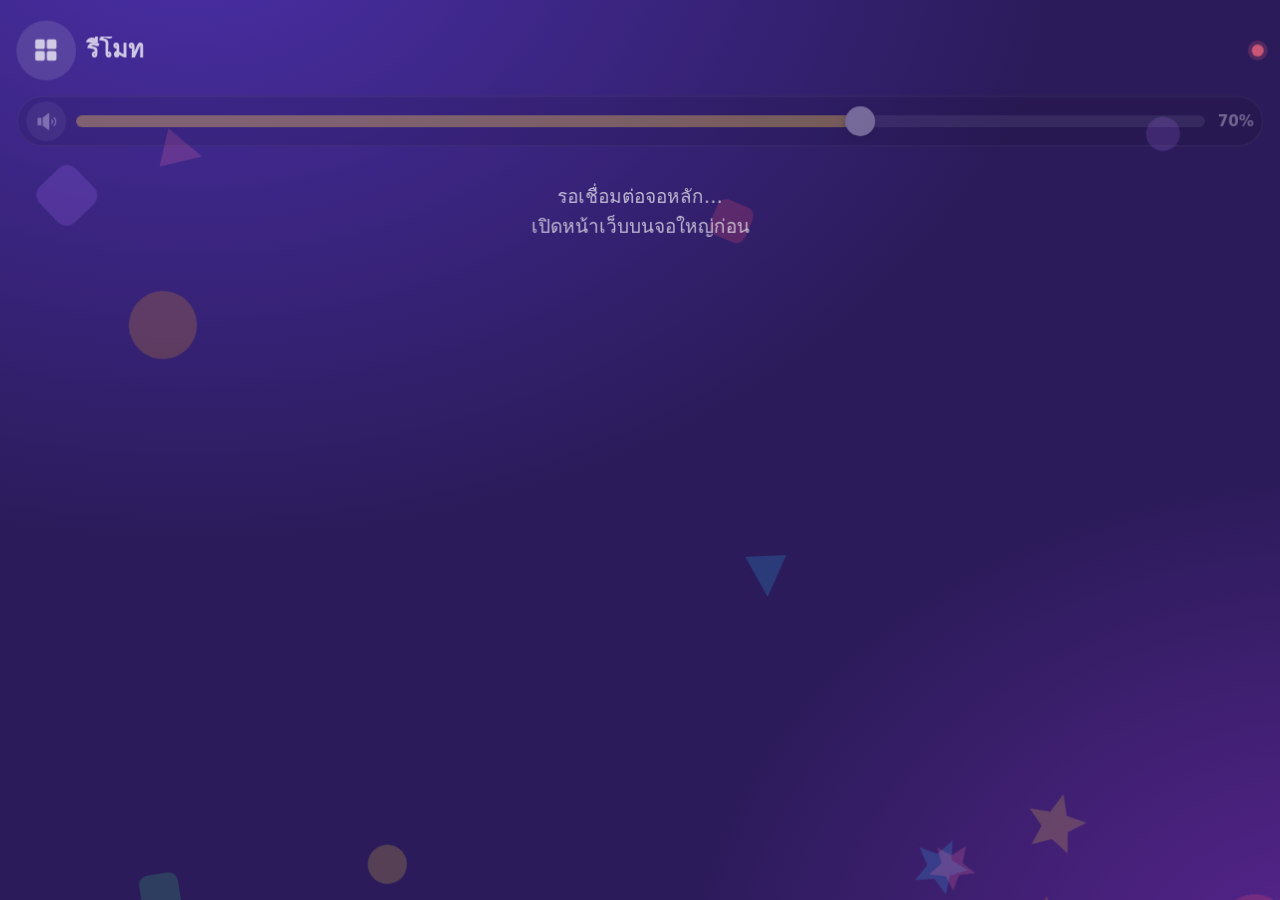
<file: games/gongyo-teams/remote.html>
<!doctype html>
<html lang="th"><head><meta charset="utf-8"><meta http-equiv="refresh" content="0;url=../../remote.html"><title>รีโมท</title></head>
<body><a href="../../remote.html">ไปหน้ารีโมท</a></body></html>
</file>
<file: shared/kids.css>
/* BKK11-Miraibu · ชุดสไตล์กลาง (เด็ก ๆ) — ใช้ร่วมกันทุกเกม */
@font-face{font-family:Mitr;font-weight:400;font-display:swap;src:url(fonts/mitr-thai-400-normal.woff2) format('woff2');unicode-range:U+02D7,U+0303,U+0331,U+0E01-0E5B,U+200C-200D,U+25CC}
@font-face{font-family:Mitr;font-weight:400;font-display:swap;src:url(fonts/mitr-latin-400-normal.woff2) format('woff2');unicode-range:U+0000-002F,U+003A-00FF,U+0131,U+0152-0153,U+02BB-02BC,U+02C6,U+02DA,U+02DC,U+0304,U+0308,U+0329,U+2000-206F,U+20AC,U+2122,U+2191,U+2193,U+2212,U+2215,U+FEFF,U+FFFD}
@font-face{font-family:Mitr;font-weight:600;font-display:swap;src:url(fonts/mitr-thai-600-normal.woff2) format('woff2');unicode-range:U+02D7,U+0303,U+0331,U+0E01-0E5B,U+200C-200D,U+25CC}
@font-face{font-family:Mitr;font-weight:600;font-display:swap;src:url(fonts/mitr-latin-600-normal.woff2) format('woff2');unicode-range:U+0000-002F,U+003A-00FF,U+0131,U+0152-0153,U+02BB-02BC,U+02C6,U+02DA,U+02DC,U+0304,U+0308,U+0329,U+2000-206F,U+20AC,U+2122,U+2191,U+2193,U+2212,U+2215,U+FEFF,U+FFFD}

:root{
  --star:url("data:image/svg+xml,%3Csvg xmlns='http://www.w3.org/2000/svg' viewBox='0 0 24 24'%3E%3Cpath d='M12 2l2.9 6.9 7.1.6-5.4 4.7 1.7 7L12 17.8l-6.3 3.4 1.7-7L2 9.5l7.1-.6L12 2Z'/%3E%3C/svg%3E");
  --bg:#2b1b5a;--ink:#241552;--y:#ffd23f;--mint:#7dffa6;--danger:#ff6b81;
  --hh:clamp(56px,10dvh,92px);      /* ความสูงหัวหน้าจอ: เท่ากันทุกหน้า */
  --fh:clamp(96px,19dvh,180px);     /* ความสูงท้ายหน้าจอ: เท่ากันทุกหน้า */
  --pad:clamp(12px,3vw,40px);
  --ease:cubic-bezier(.16,1,.3,1);
  --pop:cubic-bezier(.34,1.56,.64,1);
  --font:Mitr,ui-rounded,"SF Pro Rounded","Noto Sans Thai",system-ui,sans-serif; /* ตัวเลขใช้ฟอนต์กลมของระบบ เพราะเลข 0 ของ Mitr มีขีดเฉียง */
}
*{box-sizing:border-box}
html,body{margin:0;height:100%;overflow:hidden}
body{
  font-family:var(--font);font-weight:400;color:#fff;
  background:
    radial-gradient(110vmax 80vmax at 15% -10%,#4a2fa8 0,transparent 62%),
    radial-gradient(90vmax 70vmax at 105% 110%,#5a2590 0,transparent 58%),
    var(--bg);
  -webkit-tap-highlight-color:transparent;user-select:none;text-wrap:balance;
}
::selection{background:var(--y);color:var(--ink)}
:focus-visible{outline:4px solid var(--y);outline-offset:3px;border-radius:14px}
button,input,a{font-family:inherit}
b,strong{font-weight:600}

/* ---------- พื้นหลังลอยๆ ---------- */
.bg,.lb-shapes{position:fixed;inset:0;overflow:hidden;pointer-events:none;z-index:0;transition:opacity .4s}
.bg i,.lb-shapes i{position:absolute;left:var(--x);bottom:-90px;width:var(--s);height:var(--s);background:var(--c);opacity:.2;
  animation:drift var(--d) linear var(--dl) infinite;will-change:transform}
.bg i.c,.lb-shapes i.c{border-radius:50%}
.bg i.r,.lb-shapes i.r{border-radius:24%}
.bg i.t,.lb-shapes i.t{clip-path:polygon(50% 0,100% 100%,0 100%)}
.bg i.s,.lb-shapes i.s{-webkit-mask:var(--star) center/contain no-repeat;mask:var(--star) center/contain no-repeat}
@keyframes drift{to{transform:translate3d(var(--dx),-125dvh,0) rotate(var(--rot))}}
body.paper .bg{opacity:0}

/* ---------- โครงหน้า: หัว / กลาง / ท้าย สูงเท่ากันทุกหน้า ---------- */
.scr{position:fixed;inset:0;z-index:1;display:none;grid-template-rows:var(--hh) minmax(0,1fr) var(--fh);padding:0 var(--pad)}
.scr.on{display:grid;animation:scr-in .5s var(--ease)}
@keyframes scr-in{from{opacity:0;transform:translateY(16px) scale(.985)}}
.scr>header{display:flex;align-items:center;gap:clamp(8px,1.6vw,18px);min-height:0}
.scr>main{min-height:0;overflow:auto;display:flex;flex-direction:column;align-items:center;justify-content:safe center;gap:clamp(8px,2dvh,22px);text-align:center;padding:4px 2px}
.scr>footer{display:flex;align-items:center;justify-content:center;gap:clamp(10px,2vw,20px);min-height:0;padding-bottom:max(10px,env(safe-area-inset-bottom))}
.scr>main::-webkit-scrollbar{width:10px}
.scr>main::-webkit-scrollbar-thumb{background:rgba(255,255,255,.28);border-radius:99px}

.ttl{margin:0;font-weight:600;font-size:clamp(22px,4.2vw,50px);line-height:1.1;letter-spacing:0}
.ttl.sm{font-size:clamp(15px,2.2vw,28px);font-weight:400;opacity:.92}
.hdr-sp{flex:1}

/* ---------- ปุ่ม ---------- */
.hbtn{flex:none;width:clamp(44px,7dvh,60px);aspect-ratio:1;border-radius:50%;display:grid;place-items:center;border:0;padding:0;cursor:pointer;text-decoration:none;
  color:inherit;background:color-mix(in srgb,currentColor 16%,transparent);transition:transform .25s var(--pop),background .2s}
.hbtn svg{width:52%;height:52%;fill:currentColor}
.hbtn:hover{transform:scale(1.1) rotate(-6deg)}
.hbtn:active{transform:scale(.94)}
.btn{font-weight:600;border:0;cursor:pointer;color:var(--ink);background:var(--y);padding:.4em 1.4em;border-radius:999px;
  font-size:clamp(20px,3.4dvh + 1vw,42px);line-height:1.2;display:inline-flex;align-items:center;gap:.4em;
  box-shadow:0 12px 24px -10px rgba(0,0,0,.6),inset 0 2px 0 rgba(255,255,255,.55);
  transition:transform .25s var(--pop),box-shadow .2s}
.btn svg{width:.9em;height:.9em;fill:currentColor}
.btn:hover{transform:translateY(-3px) scale(1.04)}
.btn:active{transform:translateY(1px) scale(.96);box-shadow:0 4px 10px -6px rgba(0,0,0,.6)}
.btn.ghost{background:rgba(255,255,255,.18);color:inherit;box-shadow:inset 0 0 0 2px rgba(255,255,255,.28);font-size:clamp(16px,2.6dvh + .6vw,30px)}
.btn.go{animation:breathe 2.2s ease-in-out infinite}
@keyframes breathe{50%{transform:scale(1.05)}}

/* ---------- ฟอร์ม ---------- */
.panel{background:rgba(255,255,255,.1);box-shadow:inset 0 0 0 2px rgba(255,255,255,.16);border-radius:26px;padding:14px 20px;padding:clamp(10px,1.8dvh,20px) clamp(14px,2.4vw,28px);
  display:flex;flex-wrap:wrap;gap:8px 14px;align-items:center;justify-content:center;font-size:clamp(15px,2dvh + .5vw,24px)}
.panel.col{flex-direction:column;gap:clamp(6px,1.2dvh,14px)}
.panel .row{display:flex;flex-wrap:wrap;gap:6px 12px;align-items:center;justify-content:center}
.panel small{opacity:.85;font-size:.78em}
.lbl{font-size:clamp(15px,2dvh + .5vw,24px);opacity:.9}
.fld{font:inherit;font-weight:600;width:3.4em;padding:.2em .3em;border:0;border-radius:14px;text-align:center;background:#fff;color:var(--ink)}
.fld.txt{width:8em;font-weight:400}
.fld:focus-visible{outline-offset:2px}
.tag{display:inline-flex;align-items:center;gap:.5em;padding:.4em 1em;border-radius:999px;background:rgba(0,0,0,.22);cursor:pointer;transition:background .2s,color .2s,transform .25s var(--pop)}
.tag input{position:absolute;opacity:0;pointer-events:none}
.tag::before{content:"";width:1em;height:1em;border-radius:50%;box-shadow:inset 0 0 0 2px currentColor;transition:.2s}
.tag:has(input:checked){background:var(--y);color:var(--ink)}
.tag:has(input:checked)::before{background:var(--ink);box-shadow:inset 0 0 0 3px var(--y),0 0 0 2px var(--ink)}
.tag:has(input:focus-visible){outline:4px solid #fff;outline-offset:3px}
.tag:hover{transform:translateY(-2px)}
.err{min-height:1.3em;color:var(--danger);font-size:clamp(14px,1.8dvh + .4vw,20px)}

/* ---------- วงนับเวลา ---------- */
.ring{--p:100;--rc:var(--y);--rin:var(--bg);width:clamp(52px,9dvh,92px);aspect-ratio:1;border-radius:50%;display:grid;place-items:center;font-weight:600;font-size:clamp(20px,3.6dvh,42px);
  background:conic-gradient(var(--rc) calc(var(--p)*1%),rgba(0,0,0,.28) 0)}
.ring span{width:78%;aspect-ratio:1;border-radius:50%;background:var(--rin);display:grid;place-items:center}
.ring.off{visibility:hidden}
.ring.hurry{animation:hurry .5s ease-in-out infinite}
.ring.zero{--rc:var(--danger);background:var(--danger)}
@keyframes hurry{50%{transform:scale(1.14)}}

/* ---------- ป้ายสติกเกอร์/ป๊อป ---------- */
.pop-in{animation:pop-in .6s var(--pop) both}
@keyframes pop-in{from{opacity:0;transform:scale(.55) rotate(-5deg)}}
.wiggle{animation:wiggle .5s ease-in-out}
@keyframes wiggle{20%{transform:rotate(-6deg)}40%{transform:rotate(5deg)}60%{transform:rotate(-3deg)}80%{transform:rotate(2deg)}}

/* ---------- confetti ---------- */
.cf-layer{position:fixed;inset:0;pointer-events:none;z-index:60;overflow:hidden}
.cf-layer i{position:absolute;left:0;top:0;will-change:transform,opacity}

/* ---------- กล่อง QR รีโมท ---------- */
.rurl{display:flex;align-items:center;gap:clamp(12px,2vw,24px);background:rgba(255,255,255,.1);box-shadow:inset 0 0 0 2px rgba(255,255,255,.16);border-radius:26px;padding:12px 18px;padding:clamp(8px,1.6dvh,18px) clamp(12px,2.2vw,26px);max-width:min(100%,760px);text-align:left;font-size:clamp(13px,1.7dvh + .3vw,19px)}
.rurl:has(#rtxt:empty){display:none}
#qr{flex:none;background:#fff;padding:8px;border-radius:14px;line-height:0}
#qr svg{width:clamp(80px,14dvh,160px);height:auto}
#rtxt{display:flex;flex-direction:column;gap:4px;line-height:1.35}
#rtxt b{font-size:1.15em}
#rtxt .u{font-size:.82em;opacity:.85;overflow-wrap:anywhere}

/* ---------- หน้ากลาง (ล็อบบี้) แสดงบนจอใหญ่ระหว่างตั้งค่า/เลือกเกม ---------- */
.lobby{position:fixed;inset:0;z-index:30;display:grid;grid-template-rows:var(--hh) minmax(0,1fr) var(--fh);padding:0 var(--pad);overflow:hidden;
  background:radial-gradient(100vmax 80vmax at 50% 40%,#5a34c4 0,transparent 68%),radial-gradient(90vmax 70vmax at 100% 110%,#8a2fa8 0,transparent 55%),var(--bg);
  opacity:0;visibility:hidden;transition:opacity .7s ease,visibility 0s .7s}
.lobby.on{opacity:1;visibility:visible;transition:opacity .7s ease}
.lobby .lb-shapes{position:absolute;opacity:1}
.lobby .lb-shapes i{opacity:.34}
.lb-rays{position:absolute;left:50%;top:50%;width:170vmax;height:170vmax;margin:-85vmax 0 0 -85vmax;border-radius:50%;
  background:url("data:image/svg+xml,<svg xmlns='http://www.w3.org/2000/svg' viewBox='0 0 100 100'><path fill='white' fill-opacity='.09' d='M50 50L125.0 50.0L122.4 69.4ZM50 50L115.0 87.5L103.0 103.0ZM50 50L87.5 115.0L69.4 122.4ZM50 50L50.0 125.0L30.6 122.4ZM50 50L12.5 115.0L-3.0 103.0ZM50 50L-15.0 87.5L-22.4 69.4ZM50 50L-25.0 50.0L-22.4 30.6ZM50 50L-15.0 12.5L-3.0 -3.0ZM50 50L12.5 -15.0L30.6 -22.4ZM50 50L50.0 -25.0L69.4 -22.4ZM50 50L87.5 -15.0L103.0 -3.0ZM50 50L115.0 12.5L122.4 30.6Z'/></svg>") center/100% 100% no-repeat;
  -webkit-mask:radial-gradient(closest-side,#000 15%,transparent 80%);mask:radial-gradient(closest-side,#000 15%,transparent 80%);animation:lb-spin 90s linear infinite}
@keyframes lb-spin{to{transform:rotate(360deg)}}
.lb-ring{position:absolute;left:50%;top:48%;width:min(70vmin,720px);aspect-ratio:1;border-radius:50%;box-shadow:0 0 0 clamp(3px,.5vw,6px) rgba(255,255,255,.28);
  transform:translate(-50%,-50%) scale(.3);opacity:0;animation:lb-ring 7.5s ease-out infinite;animation-delay:var(--d)}
@keyframes lb-ring{0%{transform:translate(-50%,-50%) scale(.3);opacity:.9}100%{transform:translate(-50%,-50%) scale(2.1);opacity:0}}
.lb-st{position:absolute;left:var(--x);top:var(--y);width:var(--s);aspect-ratio:1;background:var(--c);-webkit-mask:var(--star) center/contain no-repeat;mask:var(--star) center/contain no-repeat;animation:lb-tw 2.6s ease-in-out infinite;animation-delay:var(--d)}
@keyframes lb-tw{0%,100%{transform:scale(.4) rotate(0);opacity:.25}50%{transform:scale(1) rotate(35deg);opacity:1}}
.lb-main{grid-row:2;position:relative;z-index:2;display:flex;flex-direction:column;align-items:center;justify-content:center;gap:clamp(14px,3.4dvh,44px);text-align:center;min-height:0}
.lb-1 .w{display:inline-block;white-space:nowrap}
.lb-1{margin:0;font-weight:600;font-size:clamp(36px,7.4vw + 1.2dvh,190px);line-height:1.15;text-wrap:balance;filter:drop-shadow(0 .05em .1em rgba(0,0,0,.4));animation:lb-bob 4.6s ease-in-out infinite}
.lb-1 .n{display:inline-block;margin-left:.12em;padding:0 .24em;border-radius:.3em;background:var(--y);color:var(--ink);transform:rotate(-4deg);animation:lb-wob 2.6s ease-in-out infinite alternate}
.lb-2{margin:0;font-weight:600;font-size:clamp(22px,4.2vw + 1dvh,96px);line-height:1.2;padding:.2em .9em;border-radius:999px;background:#fff;color:var(--ink);
  box-shadow:0 .2em .5em -.12em rgba(0,0,0,.5);animation:lb-wob 3.2s ease-in-out infinite alternate}
@keyframes lb-bob{50%{transform:translateY(-3%)}}
@keyframes lb-wob{from{transform:rotate(-2.2deg)}to{transform:rotate(2.2deg)}}

.lb-foot{grid-row:3;position:relative;z-index:2;display:flex;align-items:center;justify-content:center}
.lb-cap{font-size:clamp(16px,2.6dvh + .8vw,32px);padding:.3em 1.1em;border-radius:999px;background:rgba(255,255,255,.14);box-shadow:inset 0 0 0 2px rgba(255,255,255,.28)}
.lb-cap:empty{display:none}

/* ---------- ไอคอน (Iconify) ---------- */
.ic{width:1em;height:1em;flex:none;fill:currentColor;vertical-align:-.14em}
.fx{width:1.15em;height:1.15em;flex:none;vertical-align:-.24em;filter:drop-shadow(0 .05em .05em rgba(0,0,0,.28))}
.rico{display:inline-grid;place-items:center;width:1.7em;height:1.7em;border-radius:50%;background:rgba(255,255,255,.16);color:var(--y);font-size:.95em;flex:none}
.rico .ic{width:1.05em;height:1.05em}
.fx-bob{animation:fx-bob 2.8s ease-in-out infinite}
@keyframes fx-bob{50%{transform:translateY(-.12em) rotate(6deg)}}

.lb-fx{position:absolute;left:var(--x);top:var(--y);z-index:1;font-size:clamp(34px,7.5vmin,96px);line-height:1;animation:lb-fxf 4.4s ease-in-out infinite;animation-delay:var(--d)}
@keyframes lb-fxf{0%,100%{transform:translate(-50%,-50%) rotate(-7deg)}50%{transform:translate(-50%,-64%) rotate(9deg)}}
.fx-art{filter:drop-shadow(0 .06em .08em rgba(0,0,0,.3))}
@media (prefers-reduced-motion:reduce){
  *,*::before,*::after{animation-duration:.01ms!important;animation-iteration-count:1!important;transition-duration:.01ms!important}
  .bg,.lobby .lb-shapes{display:none}
}
</file>
